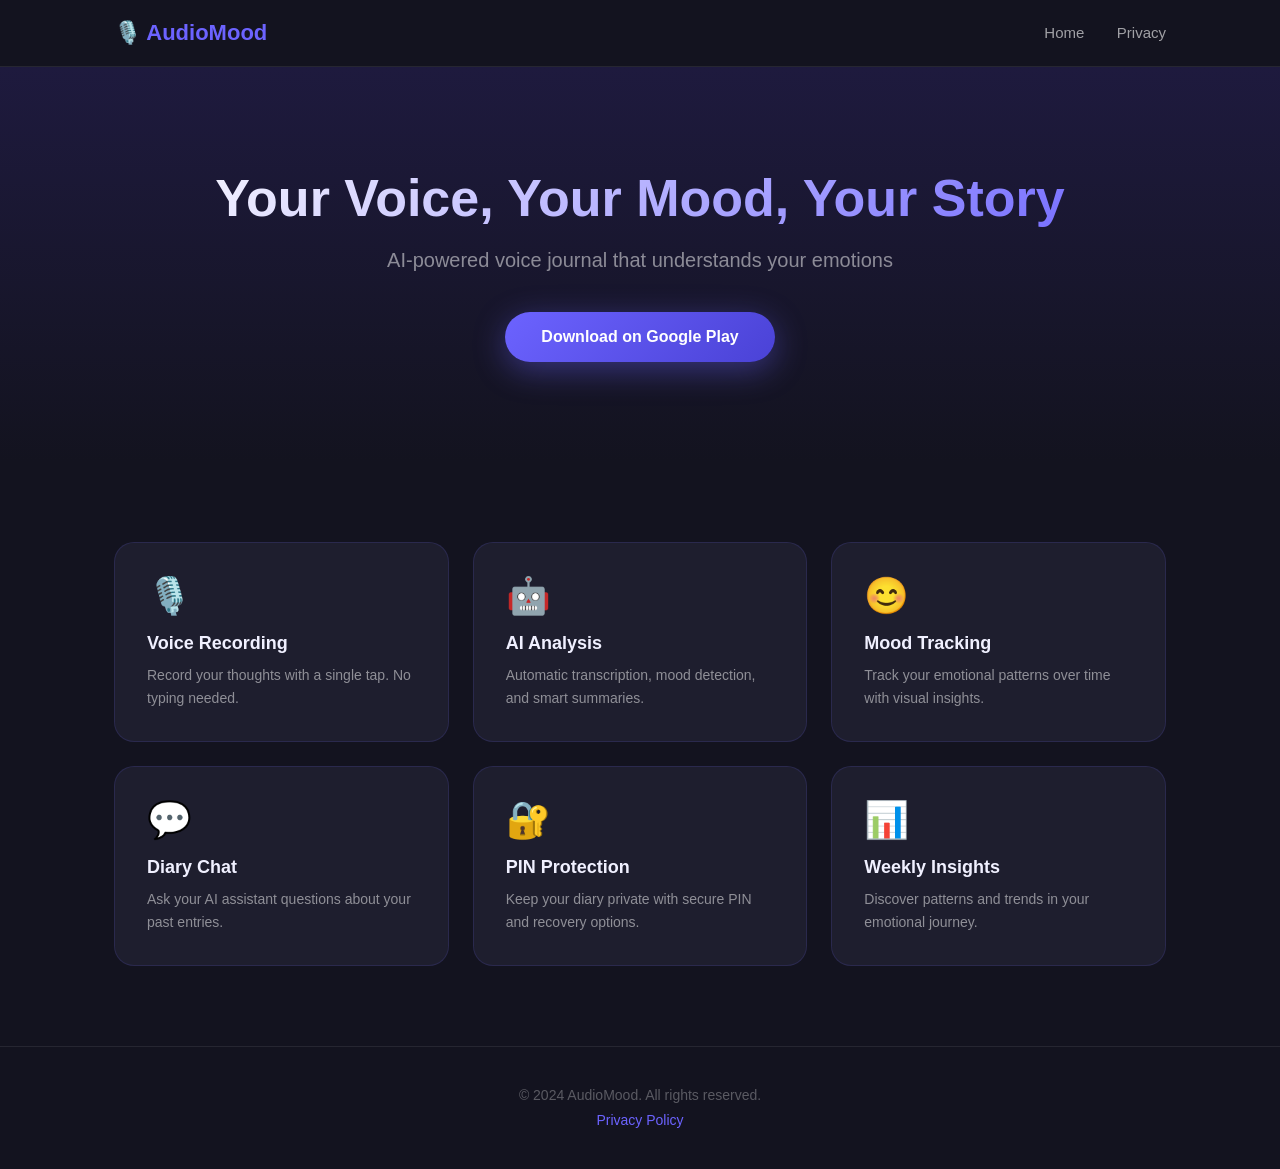
<file: index.html>
<!DOCTYPE html>
<html lang="en">
<head>
    <meta charset="UTF-8">
    <meta name="viewport" content="width=device-width, initial-scale=1.0">
    <title>AudioMood - AI Voice Journal</title>
    <link rel="stylesheet" href="style.css">
</head>
<body>
    <nav>
        <div class="container">
            <div class="logo">🎙️ AudioMood</div>
            <div class="nav-links">
                <a href="index.html">Home</a>
                <a href="privacy.html">Privacy</a>
            </div>
        </div>
    </nav>

    <header class="hero">
        <div class="container">
            <h1>Your Voice, Your Mood, Your Story</h1>
            <p>AI-powered voice journal that understands your emotions</p>
            <a href="https://play.google.com/store/apps/details?id=com.audiomood.app" class="btn" target="_blank" rel="noopener noreferrer">Download on Google Play</a>
        </div>
    </header>

    <section class="features">
        <div class="container">
            <div class="feature">
                <div class="icon">🎙️</div>
                <h3>Voice Recording</h3>
                <p>Record your thoughts with a single tap. No typing needed.</p>
            </div>
            <div class="feature">
                <div class="icon">🤖</div>
                <h3>AI Analysis</h3>
                <p>Automatic transcription, mood detection, and smart summaries.</p>
            </div>
            <div class="feature">
                <div class="icon">😊</div>
                <h3>Mood Tracking</h3>
                <p>Track your emotional patterns over time with visual insights.</p>
            </div>
            <div class="feature">
                <div class="icon">💬</div>
                <h3>Diary Chat</h3>
                <p>Ask your AI assistant questions about your past entries.</p>
            </div>
            <div class="feature">
                <div class="icon">🔐</div>
                <h3>PIN Protection</h3>
                <p>Keep your diary private with secure PIN and recovery options.</p>
            </div>
            <div class="feature">
                <div class="icon">📊</div>
                <h3>Weekly Insights</h3>
                <p>Discover patterns and trends in your emotional journey.</p>
            </div>
        </div>
    </section>

    <footer>
        <div class="container">
            <p>&copy; 2024 AudioMood. All rights reserved.</p>
            <a href="privacy.html">Privacy Policy</a>
        </div>
    </footer>
</body>
</html>
</file>
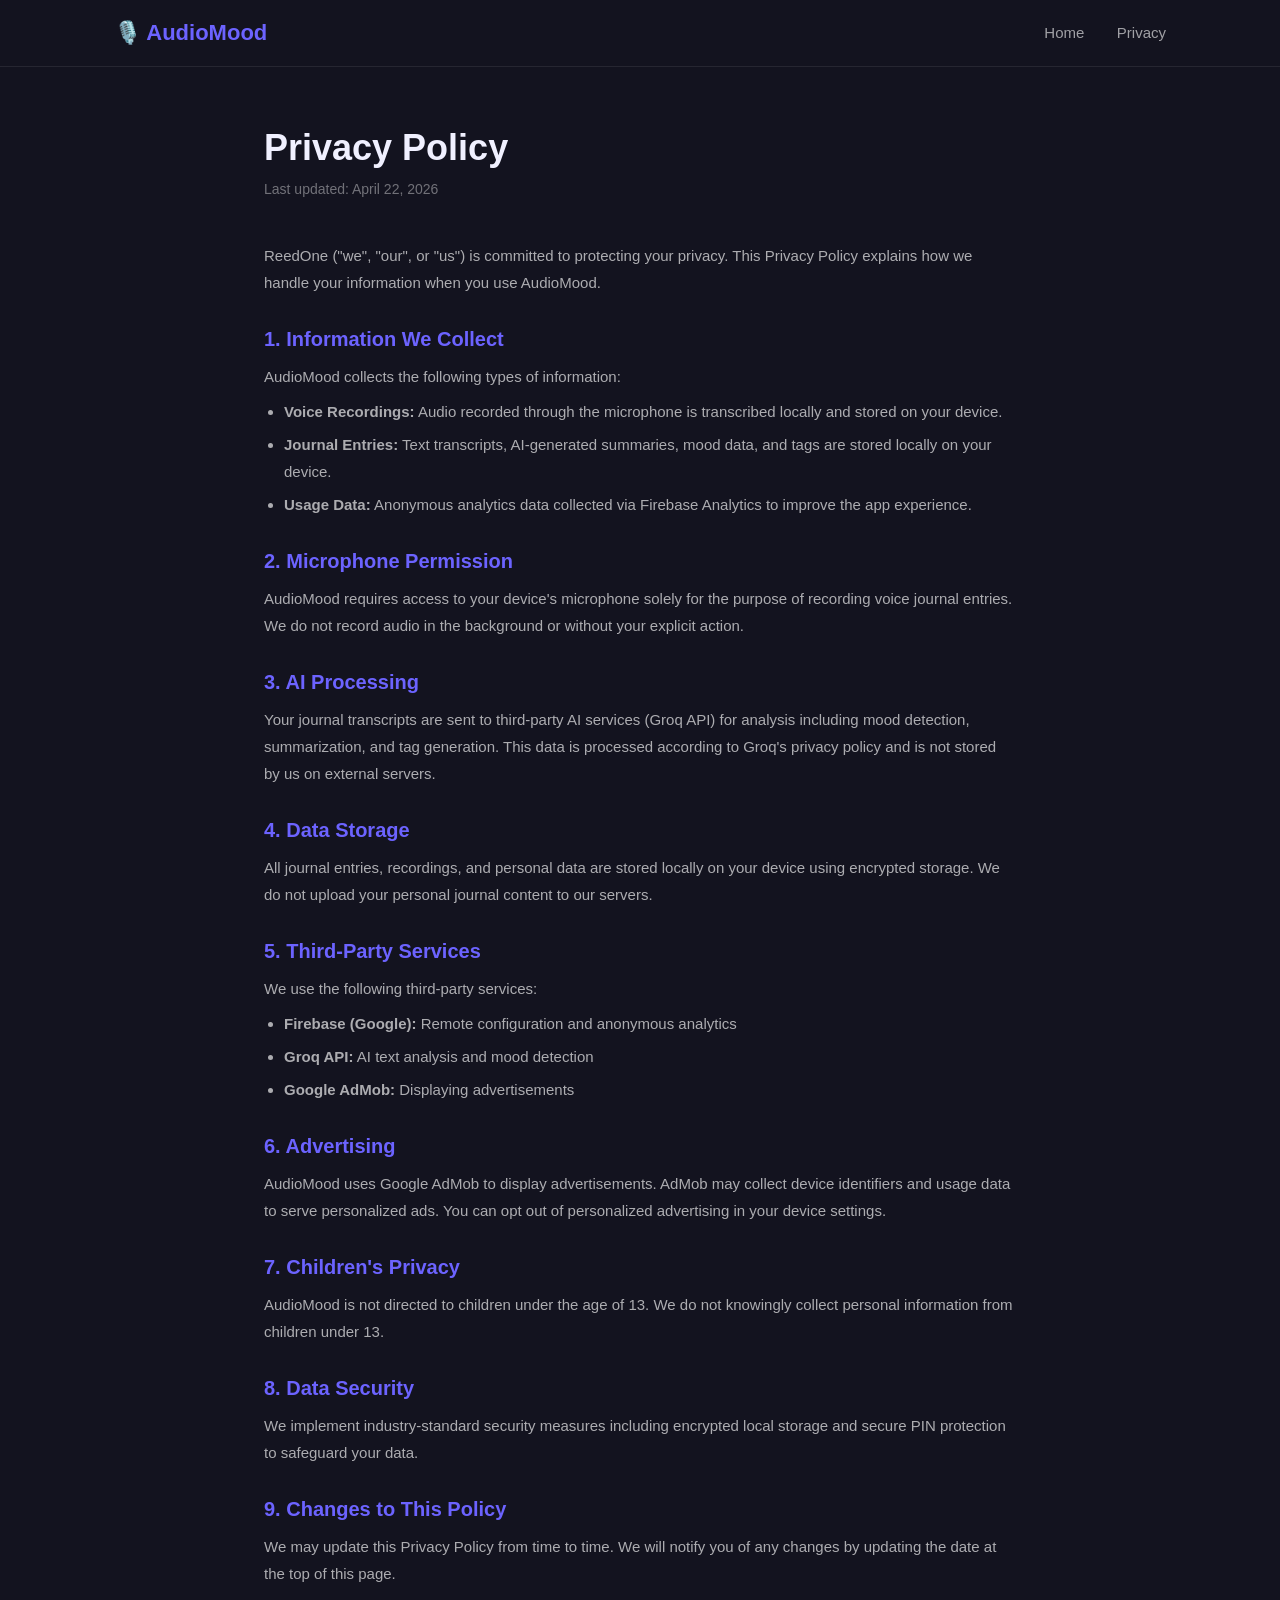
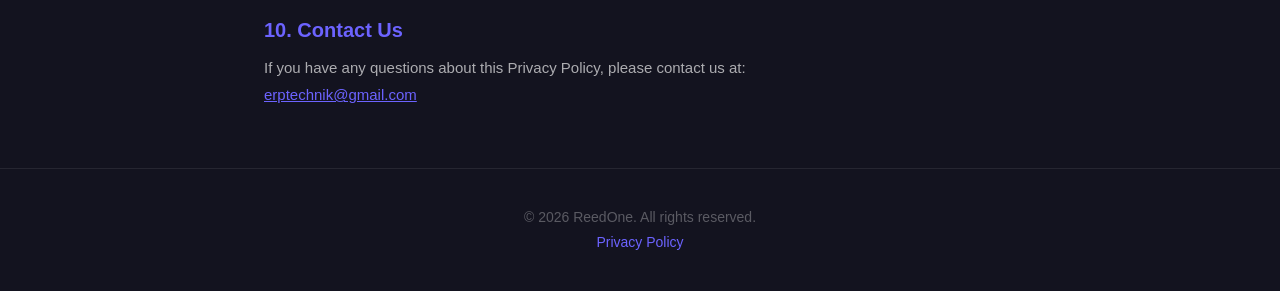
<file: privacy.html>
<!DOCTYPE html>
<html lang="en">
<head>
    <meta charset="UTF-8">
    <meta name="viewport" content="width=device-width, initial-scale=1.0">
    <title>Privacy Policy - AudioMood</title>
    <link rel="stylesheet" href="style.css">
</head>
<body>
    <nav>
        <div class="container">
            <div class="logo">🎙️ AudioMood</div>
            <div class="nav-links">
                <a href="index.html">Home</a>
                <a href="privacy.html">Privacy</a>
            </div>
        </div>
    </nav>

    <div class="privacy-content">
        <h1>Privacy Policy</h1>
        <p class="date">Last updated: April 22, 2026</p>

        <p>ReedOne ("we", "our", or "us") is committed to protecting your privacy. This Privacy Policy explains how we handle your information when you use AudioMood.</p>

        <h2>1. Information We Collect</h2>
        <p>AudioMood collects the following types of information:</p>
        <ul>
            <li><strong>Voice Recordings:</strong> Audio recorded through the microphone is transcribed locally and stored on your device.</li>
            <li><strong>Journal Entries:</strong> Text transcripts, AI-generated summaries, mood data, and tags are stored locally on your device.</li>
            <li><strong>Usage Data:</strong> Anonymous analytics data collected via Firebase Analytics to improve the app experience.</li>
        </ul>

        <h2>2. Microphone Permission</h2>
        <p>AudioMood requires access to your device's microphone solely for the purpose of recording voice journal entries. We do not record audio in the background or without your explicit action.</p>

        <h2>3. AI Processing</h2>
        <p>Your journal transcripts are sent to third-party AI services (Groq API) for analysis including mood detection, summarization, and tag generation. This data is processed according to Groq's privacy policy and is not stored by us on external servers.</p>

        <h2>4. Data Storage</h2>
        <p>All journal entries, recordings, and personal data are stored locally on your device using encrypted storage. We do not upload your personal journal content to our servers.</p>

        <h2>5. Third-Party Services</h2>
        <p>We use the following third-party services:</p>
        <ul>
            <li><strong>Firebase (Google):</strong> Remote configuration and anonymous analytics</li>
            <li><strong>Groq API:</strong> AI text analysis and mood detection</li>
            <li><strong>Google AdMob:</strong> Displaying advertisements</li>
        </ul>

        <h2>6. Advertising</h2>
        <p>AudioMood uses Google AdMob to display advertisements. AdMob may collect device identifiers and usage data to serve personalized ads. You can opt out of personalized advertising in your device settings.</p>

        <h2>7. Children's Privacy</h2>
        <p>AudioMood is not directed to children under the age of 13. We do not knowingly collect personal information from children under 13.</p>

        <h2>8. Data Security</h2>
        <p>We implement industry-standard security measures including encrypted local storage and secure PIN protection to safeguard your data.</p>

        <h2>9. Changes to This Policy</h2>
        <p>We may update this Privacy Policy from time to time. We will notify you of any changes by updating the date at the top of this page.</p>

        <h2>10. Contact Us</h2>
        <p>If you have any questions about this Privacy Policy, please contact us at:<br>
        <a href="mailto:erptechnik@gmail.com">erptechnik@gmail.com</a></p>
    </div>

    <footer>
        <div class="container">
            <p>&copy; 2026 ReedOne. All rights reserved.</p>
            <a href="privacy.html">Privacy Policy</a>
        </div>
    </footer>
</body>
</html>
</file>
<file: style.css>
* {
    margin: 0;
    padding: 0;
    box-sizing: border-box;
}

body {
    font-family: -apple-system, BlinkMacSystemFont, 'Segoe UI', sans-serif;
    background: #13131F;
    color: #F0F0FF;
}

.container {
    max-width: 1100px;
    margin: 0 auto;
    padding: 0 24px;
}

/* NAV */
nav {
    padding: 20px 0;
    border-bottom: 1px solid rgba(255,255,255,0.08);
    position: sticky;
    top: 0;
    background: #13131F;
    z-index: 100;
}

nav .container {
    display: flex;
    justify-content: space-between;
    align-items: center;
}

.logo {
    font-size: 22px;
    font-weight: 700;
    color: #6C63FF;
}

.nav-links a {
    color: rgba(255,255,255,0.6);
    text-decoration: none;
    margin-left: 28px;
    font-size: 15px;
    transition: color 0.2s;
}

.nav-links a:hover {
    color: #6C63FF;
}

/* HERO */
.hero {
    padding: 100px 0;
    text-align: center;
    background: linear-gradient(180deg, #1E1A3E 0%, #13131F 100%);
}

.hero h1 {
    font-size: 52px;
    font-weight: 800;
    line-height: 1.2;
    background: linear-gradient(135deg, #fff 0%, #6C63FF 100%);
    -webkit-background-clip: text;
    -webkit-text-fill-color: transparent;
    margin-bottom: 20px;
}

.hero p {
    font-size: 20px;
    color: rgba(255,255,255,0.5);
    margin-bottom: 40px;
}

.btn {
    display: inline-block;
    background: linear-gradient(135deg, #6C63FF, #4A42D6);
    color: #fff;
    padding: 16px 36px;
    border-radius: 50px;
    text-decoration: none;
    font-size: 16px;
    font-weight: 600;
    transition: transform 0.2s, box-shadow 0.2s;
    box-shadow: 0 8px 32px rgba(108,99,255,0.4);
}

.btn:hover {
    transform: translateY(-2px);
    box-shadow: 0 12px 40px rgba(108,99,255,0.5);
}

/* FEATURES */
.features {
    padding: 80px 0;
}

.features .container {
    display: grid;
    grid-template-columns: repeat(auto-fit, minmax(300px, 1fr));
    gap: 24px;
}

.feature {
    background: #1E1E2E;
    border-radius: 20px;
    padding: 32px;
    border: 1px solid rgba(108,99,255,0.15);
    transition: transform 0.2s, border-color 0.2s;
}

.feature:hover {
    transform: translateY(-4px);
    border-color: rgba(108,99,255,0.4);
}

.feature .icon {
    font-size: 36px;
    margin-bottom: 16px;
}

.feature h3 {
    font-size: 18px;
    font-weight: 700;
    margin-bottom: 10px;
    color: #F0F0FF;
}

.feature p {
    color: rgba(255,255,255,0.5);
    font-size: 14px;
    line-height: 1.6;
}

/* FOOTER */
footer {
    padding: 40px 0;
    border-top: 1px solid rgba(255,255,255,0.08);
    text-align: center;
}

footer p {
    color: rgba(255,255,255,0.3);
    font-size: 14px;
    margin-bottom: 8px;
}

footer a {
    color: #6C63FF;
    text-decoration: none;
    font-size: 14px;
}

/* PRIVACY PAGE */
.privacy-content {
    max-width: 800px;
    margin: 60px auto;
    padding: 0 24px;
}

.privacy-content h1 {
    font-size: 36px;
    font-weight: 800;
    margin-bottom: 8px;
}

.privacy-content .date {
    color: rgba(255,255,255,0.4);
    font-size: 14px;
    margin-bottom: 40px;
}

.privacy-content h2 {
    font-size: 20px;
    font-weight: 700;
    margin: 32px 0 12px;
    color: #6C63FF;
}

.privacy-content p, .privacy-content li {
    color: rgba(255,255,255,0.65);
    font-size: 15px;
    line-height: 1.8;
}

.privacy-content ul {
    padding-left: 20px;
    margin-top: 8px;
}

.privacy-content li {
    margin-bottom: 6px;
}

.privacy-content a {
    color: #6C63FF;
}

@media (max-width: 600px) {
    .hero h1 { font-size: 32px; }
    .hero p { font-size: 16px; }
}
</file>
